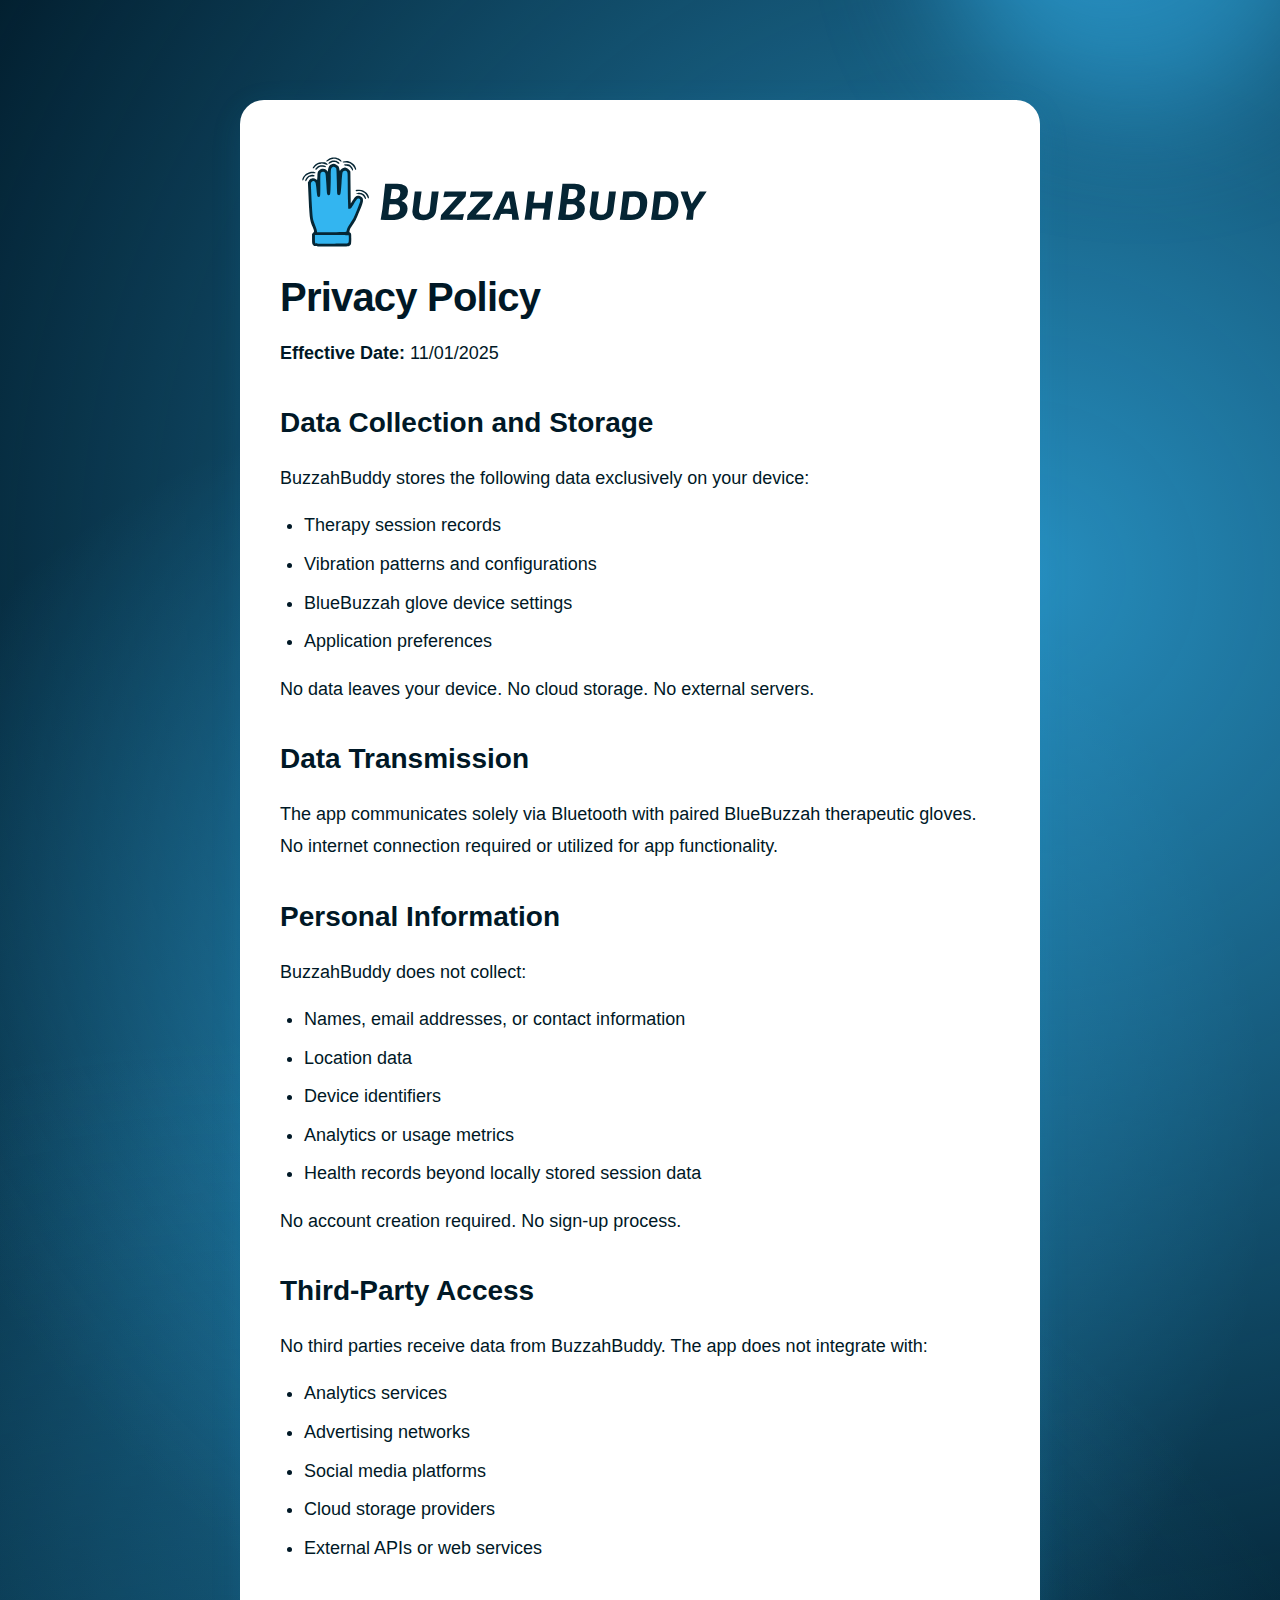
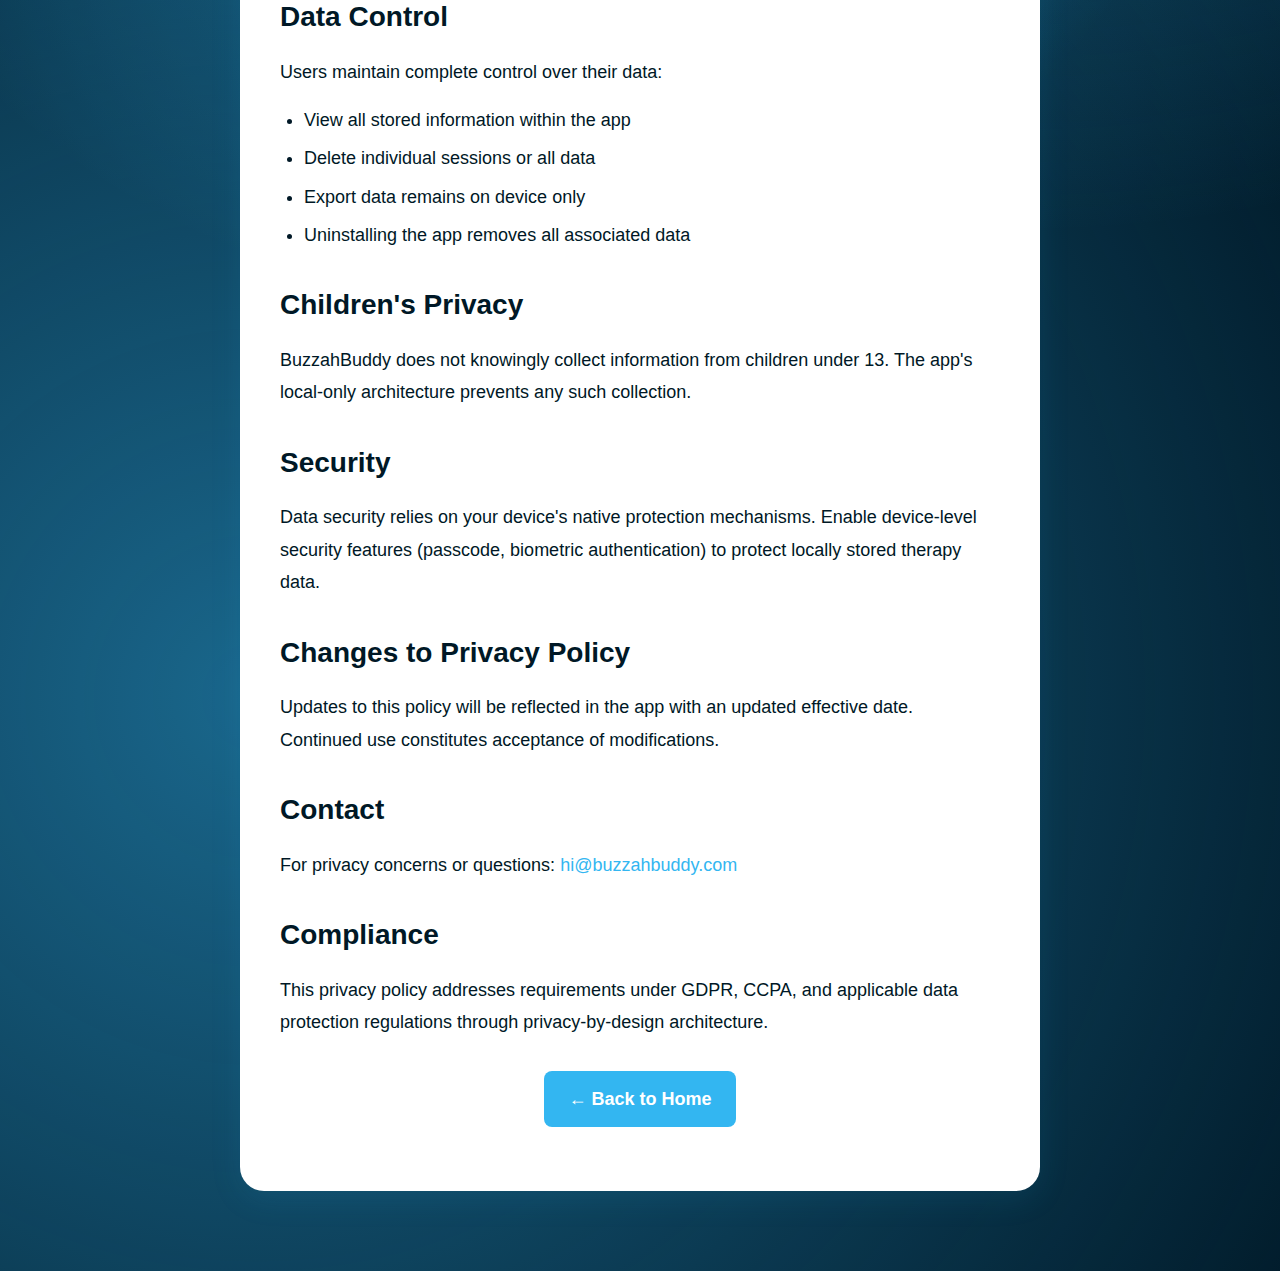
<file: privacy.html>
<!DOCTYPE html>
<html lang="en">

<head>
	<meta charset="UTF-8">
	<meta name="viewport" content="width=device-width, initial-scale=1.0">
	<meta name="description"
		content="BuzzahBuddy Privacy Policy - Learn how we protect your data with local-only storage and no external tracking.">
	<title>Privacy Policy - BuzzahBuddy</title>
	<link rel="apple-touch-icon" sizes="180x180" href="/apple-touch-icon.png">
	<link rel="icon" type="image/png" sizes="32x32" href="/favicon-32x32.png">
	<link rel="icon" type="image/png" sizes="16x16" href="/favicon-16x16.png">
	<link rel="manifest" href="/site.webmanifest">
	<link rel="stylesheet" href="styles.css">
</head>

<body>

	<!-- Privacy Policy Content -->
	<main id="main-content" class="content-page">
		<div class="content-container">
			<img src="logo.svg" alt="BuzzahBuddy Logo" width="450px">
			<h1>Privacy Policy</h1>
			<p><strong>Effective Date:</strong> 11/01/2025</p>

			<h2>Data Collection and Storage</h2>
			<p>BuzzahBuddy stores the following data exclusively on your device:</p>
			<ul>
				<li>Therapy session records</li>
				<li>Vibration patterns and configurations</li>
				<li>BlueBuzzah glove device settings</li>
				<li>Application preferences</li>
			</ul>
			<p>No data leaves your device. No cloud storage. No external servers.</p>

			<h2>Data Transmission</h2>
			<p>The app communicates solely via Bluetooth with paired BlueBuzzah therapeutic gloves. No internet connection
				required or utilized for app functionality.</p>

			<h2>Personal Information</h2>
			<p>BuzzahBuddy does not collect:</p>
			<ul>
				<li>Names, email addresses, or contact information</li>
				<li>Location data</li>
				<li>Device identifiers</li>
				<li>Analytics or usage metrics</li>
				<li>Health records beyond locally stored session data</li>
			</ul>
			<p>No account creation required. No sign-up process.</p>

			<h2>Third-Party Access</h2>
			<p>No third parties receive data from BuzzahBuddy. The app does not integrate with:</p>
			<ul>
				<li>Analytics services</li>
				<li>Advertising networks</li>
				<li>Social media platforms</li>
				<li>Cloud storage providers</li>
				<li>External APIs or web services</li>
			</ul>

			<h2>Data Control</h2>
			<p>Users maintain complete control over their data:</p>
			<ul>
				<li>View all stored information within the app</li>
				<li>Delete individual sessions or all data</li>
				<li>Export data remains on device only</li>
				<li>Uninstalling the app removes all associated data</li>
			</ul>

			<h2>Children's Privacy</h2>
			<p>BuzzahBuddy does not knowingly collect information from children under 13. The app's local-only architecture
				prevents any such collection.</p>

			<h2>Security</h2>
			<p>Data security relies on your device's native protection mechanisms. Enable device-level security features
				(passcode, biometric authentication) to protect locally stored therapy data.</p>

			<h2>Changes to Privacy Policy</h2>
			<p>Updates to this policy will be reflected in the app with an updated effective date. Continued use constitutes
				acceptance of modifications.</p>

			<h2>Contact</h2>
			<p>For privacy concerns or questions: <a href="mailto:hi@buzzahbuddy.com">hi@buzzahbuddy.com</a></p>

			<h2>Compliance</h2>
			<p>This privacy policy addresses requirements under GDPR, CCPA, and applicable data protection regulations through
				privacy-by-design architecture.</p>

			<p style="margin-top: 32px; text-align: center;">
				<a href="index.html"
					style="display: inline-block; padding: 12px 24px; background: var(--primary-blue); color: white; border-radius: 8px; text-decoration: none; font-weight: 600;">←
					Back to Home</a>
			</p>
		</div>
	</main>
</body>

</html>
</file>
<file: styles.css>
/* CSS Variables for Color Scheme */
:root {
	--primary-blue: #33b6f1;
	--primary-dark: #90d9f7;
	--primary-hover: #1a9dd6;
	--dark-navy: #001826;
	--light-blue-bg: #e6f7ff;
	--tertiary-blue: #0077be;
	--success-green: #14b8a6;
	--gray-light: #e8f4f8;
	--gray-medium: #d1e9f0;
	--gray-dark: #b3dae5;
	--text-primary: #001826;
	--text-secondary: #2c3e50;
	--bg-primary: #ffffff;
	--bg-secondary: #e6f7ff;
}

/* Dark Mode Support */
@media (prefers-color-scheme: dark) {
	:root {
		--dark-navy: #e6f7ff;
		--text-primary: #e6f7ff;
		--text-secondary: #90d9f7;
		--bg-primary: #001826;
		--bg-secondary: #0a2433;
		--gray-light: #1a3444;
		--gray-medium: #2a4454;
		--gray-dark: #3a5464;
	}
}

/* Reset and Base Styles */
* {
	margin: 0;
	padding: 0;
	box-sizing: border-box;
}

body {
	font-family: -apple-system, BlinkMacSystemFont, 'Segoe UI', Roboto, 'Helvetica Neue', Arial, sans-serif;
	font-size: 18px;
	line-height: 1.6;
	color: var(--text-primary);
	background-color: #001826;
	overflow-x: hidden;
}

/* Skip Link for Accessibility */
.skip-link {
	position: absolute;
	top: -40px;
	left: 0;
	background: var(--primary-blue);
	color: white;
	padding: 8px 16px;
	text-decoration: none;
	font-weight: bold;
	z-index: 100;
	border-radius: 0 0 4px 0;
}

.skip-link:focus {
	top: 0;
}

/* Container */
.container {
	max-width: 1200px;
	margin: 0 auto;
	padding: 0 24px;
}

/* Hero Section */
.hero {
	min-height: calc(100vh - 90px);
	display: flex;
	flex-direction: column;
	justify-content: center;
	align-items: center;
	text-align: center;
	padding: 60px 24px 30px;
	background: #001826;
	position: relative;
	overflow: hidden;
}

.hero::before {
	content: '';
	position: absolute;
	top: 0;
	left: 0;
	right: 0;
	bottom: 0;
	background:
		radial-gradient(circle at 20% 80%, rgba(51, 181, 241, 0.5) 0%, transparent 50%),
		radial-gradient(circle at 80% 20%, rgba(51, 181, 241, 0.75) 0%, transparent 50%),
		radial-gradient(circle at 40% 40%, rgba(51, 181, 241, 0.6) 0%, transparent 40%);
	z-index: 0;
}

.hero::after {
	content: '';
	position: absolute;
	top: -10%;
	right: -5%;
	width: 400px;
	height: 400px;
	background: linear-gradient(135deg, rgba(51, 181, 241, 0.75) 0%, rgba(42, 178, 237, 0.1) 100%);
	border-radius: 50%;
	filter: blur(60px);
	animation: float 20s ease-in-out infinite;
	z-index: 0;
}

@keyframes float {

	0%,
	100% {
		transform: translate(0, 0) scale(1);
	}

	50% {
		transform: translate(-30px, 30px) scale(1.1);
	}
}

.hero-content {
	position: relative;
	z-index: 1;
	animation: fadeInUp 1s ease-out;
	background: rgba(255, 255, 255, 1);
	backdrop-filter: blur(10px);
	-webkit-backdrop-filter: blur(10px);
	border-radius: 24px;
	padding: 48px 40px;
	box-shadow: 0 8px 32px rgba(42, 178, 237, 0.1);
	border: 1px solid rgba(255, 255, 255, 0.8);
	max-width: 800px;
	width: 100%;
}

@keyframes fadeInUp {
	from {
		opacity: 0;
		transform: translateY(30px);
	}

	to {
		opacity: 1;
		transform: translateY(0);
	}
}

.logo {
	width: 450px;
	height: auto;
	margin-bottom: 20px;
	animation: floatIn 1.2s ease-out;
}

@keyframes floatIn {
	from {
		opacity: 0;
		transform: translateY(-20px);
	}

	to {
		opacity: 1;
		transform: translateY(0);
	}
}

.hero h1 {
	font-size: clamp(2rem, 4vw, 3rem);
	font-weight: 700;
	color: #001826;
	margin-bottom: 8px;
	letter-spacing: -0.02em;
}

.hero .subtitle {
	font-size: clamp(1.125rem, 2vw, 1.25rem);
	color: #001826;
	margin-bottom: 16px;
	font-weight: 300;
}

.hero .description {
	font-size: clamp(1rem, 1.5vw, 1.125rem);
	color: #001826;
	max-width: 700px;
	margin: 0 auto 0;
	line-height: 1.6;
}

/* Content Page Styles (for Privacy Policy, etc.) */
.content-page {
	min-height: 100vh;
	padding: 100px 24px 80px;
	background: #001826;
	position: relative;
	overflow: hidden;
}

.content-page::before {
	content: '';
	position: absolute;
	top: 0;
	left: 0;
	right: 0;
	bottom: 0;
	background:
		radial-gradient(circle at 20% 80%, rgba(51, 181, 241, 0.5) 0%, transparent 50%),
		radial-gradient(circle at 80% 20%, rgba(51, 181, 241, 0.75) 0%, transparent 50%),
		radial-gradient(circle at 40% 40%, rgba(51, 181, 241, 0.60) 0%, transparent 40%);
	z-index: 0;
}

.content-page::after {
	content: '';
	position: absolute;
	top: -10%;
	right: -5%;
	width: 400px;
	height: 400px;
	background: linear-gradient(135deg, rgba(51, 181, 241, 0.75) 0%, rgba(51, 181, 241, 0.4) 100%);
	border-radius: 50%;
	filter: blur(60px);
	animation: float 20s ease-in-out infinite;
	z-index: 0;
}

.content-container {
	max-width: 800px;
	margin: 0 auto;
	background: rgba(255, 255, 255, 1);
	border-radius: 24px;
	padding: 48px 40px;
	box-shadow: 0 8px 32px rgba(42, 178, 237, 0.1);
	animation: fadeInUp 1s ease-out;
	position: relative;
	z-index: 1;
}

.content-container h1 {
	font-size: clamp(2rem, 4vw, 2.5rem);
	font-weight: 700;
	color: #001826;
	margin-bottom: 8px;
	letter-spacing: -0.02em;
}

.content-container .effective-date {
	font-size: 0.95rem;
	color: var(--text-secondary);
	font-weight: 600;
	margin-bottom: 32px;
}

.content-container h2 {
	font-size: clamp(1.5rem, 3vw, 1.75rem);
	font-weight: 600;
	color: #001826;
	margin-top: 32px;
	margin-bottom: 16px;
}

.content-container p {
	color: #001826;
	margin-bottom: 16px;
	line-height: 1.8;
}

.content-container ul {
	margin-bottom: 16px;
	margin-left: 24px;
	color: #001826;
}

.content-container li {
	margin-bottom: 8px;
	line-height: 1.7;
}

.content-container a {
	color: var(--primary-blue);
	text-decoration: none;
	transition: color 0.3s ease;
}

.content-container a:hover {
	color: var(--primary-hover);
	text-decoration: underline;
}

.content-container a:focus {
	outline: 3px solid var(--primary-blue);
	outline-offset: 2px;
}

/* Footer */
.footer {
	background: transparent;
	color: white;
	padding: 16px 24px;
	text-align: center;
}

@media (prefers-color-scheme: dark) {
	.footer {
		background: transparent;
		color: var(--text-primary);
	}
}

.copyright {
	font-size: 0.9rem;
	opacity: 0.8;
	margin-top: 0;
	margin-bottom: 4px;
}

.copyright a {
	color: var(--primary-blue);
	text-decoration: none;
	padding: 8px 16px;
	border-radius: 6px;
	display: inline-block;
	background: rgba(42, 178, 237, 0.1);
	transition: all 0.3s ease;
	font-weight: 500;
}

.copyright a:hover {
	background: var(--primary-blue);
	color: white;
	transform: translateY(-2px);
	box-shadow: 0 4px 12px rgba(42, 178, 237, 0.3);
}

.copyright a:focus {
	outline: 3px solid var(--primary-blue);
	outline-offset: 2px;
}

/* Responsive Design */

/* Tablets and below (1024px) */
@media (max-width: 1024px) {
	.logo {
		width: 300px;
	}

	.hero-content {
		padding: 40px 32px;
	}

	.content-container {
		padding: 40px 32px;
	}

	.hero::after {
		width: 250px;
		height: 250px;
	}
}

/* Large phones and small tablets (768px) */
@media (max-width: 768px) {
	.hero {
		padding: 30px 20px 20px;
		min-height: 100vh;
	}

	.content-page {
		padding: 80px 20px 80px;
	}

	.logo {
		width: 210px;
		margin-bottom: 16px;
	}

	.hero-content {
		padding: 32px 24px;
		border-radius: 16px;
		margin: 0 16px;
	}

	.content-container {
		padding: 32px 24px;
		border-radius: 16px;
	}

	.hero::after {
		width: 200px;
		height: 200px;
	}
}

/* Small phones (480px) */
@media (max-width: 480px) {
	.hero {
		padding: 24px 16px 16px;
		min-height: 100vh;
	}

	.content-page {
		padding: 70px 16px 70px;
	}

	.logo {
		width: 150px;
		margin-bottom: 12px;
	}

	.hero-content {
		padding: 24px 20px;
		border-radius: 12px;
		margin: 0 12px;
	}

	.content-container {
		padding: 24px 20px;
		border-radius: 12px;
	}

	.hero h1 {
		font-size: 1.75rem;
		margin-bottom: 6px;
	}

	.hero .subtitle {
		font-size: 1rem;
		margin-bottom: 12px;
	}

	.hero .description {
		font-size: 0.95rem;
		line-height: 1.5;
	}

	.content-container h1 {
		font-size: 1.75rem;
	}

	.content-container h2 {
		font-size: 1.35rem;
		margin-top: 24px;
	}

	.hero::after {
		width: 150px;
		height: 150px;
		filter: blur(40px);
	}

	.footer-link {
		padding: 14px 18px;
	}

	.footer {
		padding: 14px 16px;
	}

	.copyright {
		font-size: 0.85rem;
	}
}

/* Reduced Motion Support */
@media (prefers-reduced-motion: reduce) {

	*,
	*::before,
	*::after {
		animation-duration: 0.01ms !important;
		animation-iteration-count: 1 !important;
		transition-duration: 0.01ms !important;
	}
}

/* Focus Indicators for Keyboard Navigation */
*:focus-visible {
	outline: 3px solid var(--primary-blue);
	outline-offset: 2px;
}

/* GitHub Corner */
.github-corner {
	position: fixed;
	top: 0;
	right: 0;
	z-index: 1000;
}

.github-corner:hover .octo-arm {
	animation: octocat-wave 560ms ease-in-out;
}

@keyframes octocat-wave {

	0%,
	100% {
		transform: rotate(0);
	}

	20%,
	60% {
		transform: rotate(-25deg);
	}

	40%,
	80% {
		transform: rotate(10deg);
	}
}

@media (max-width: 500px) {
	.github-corner:hover .octo-arm {
		animation: none;
	}

	.github-corner .octo-arm {
		animation: octocat-wave 560ms ease-in-out;
	}
}

/* Screen Reader Only */
.sr-only {
	position: absolute;
	width: 1px;
	height: 1px;
	padding: 0;
	margin: -1px;
	overflow: hidden;
	clip: rect(0, 0, 0, 0);
	white-space: nowrap;
	border-width: 0;
}
</file>
